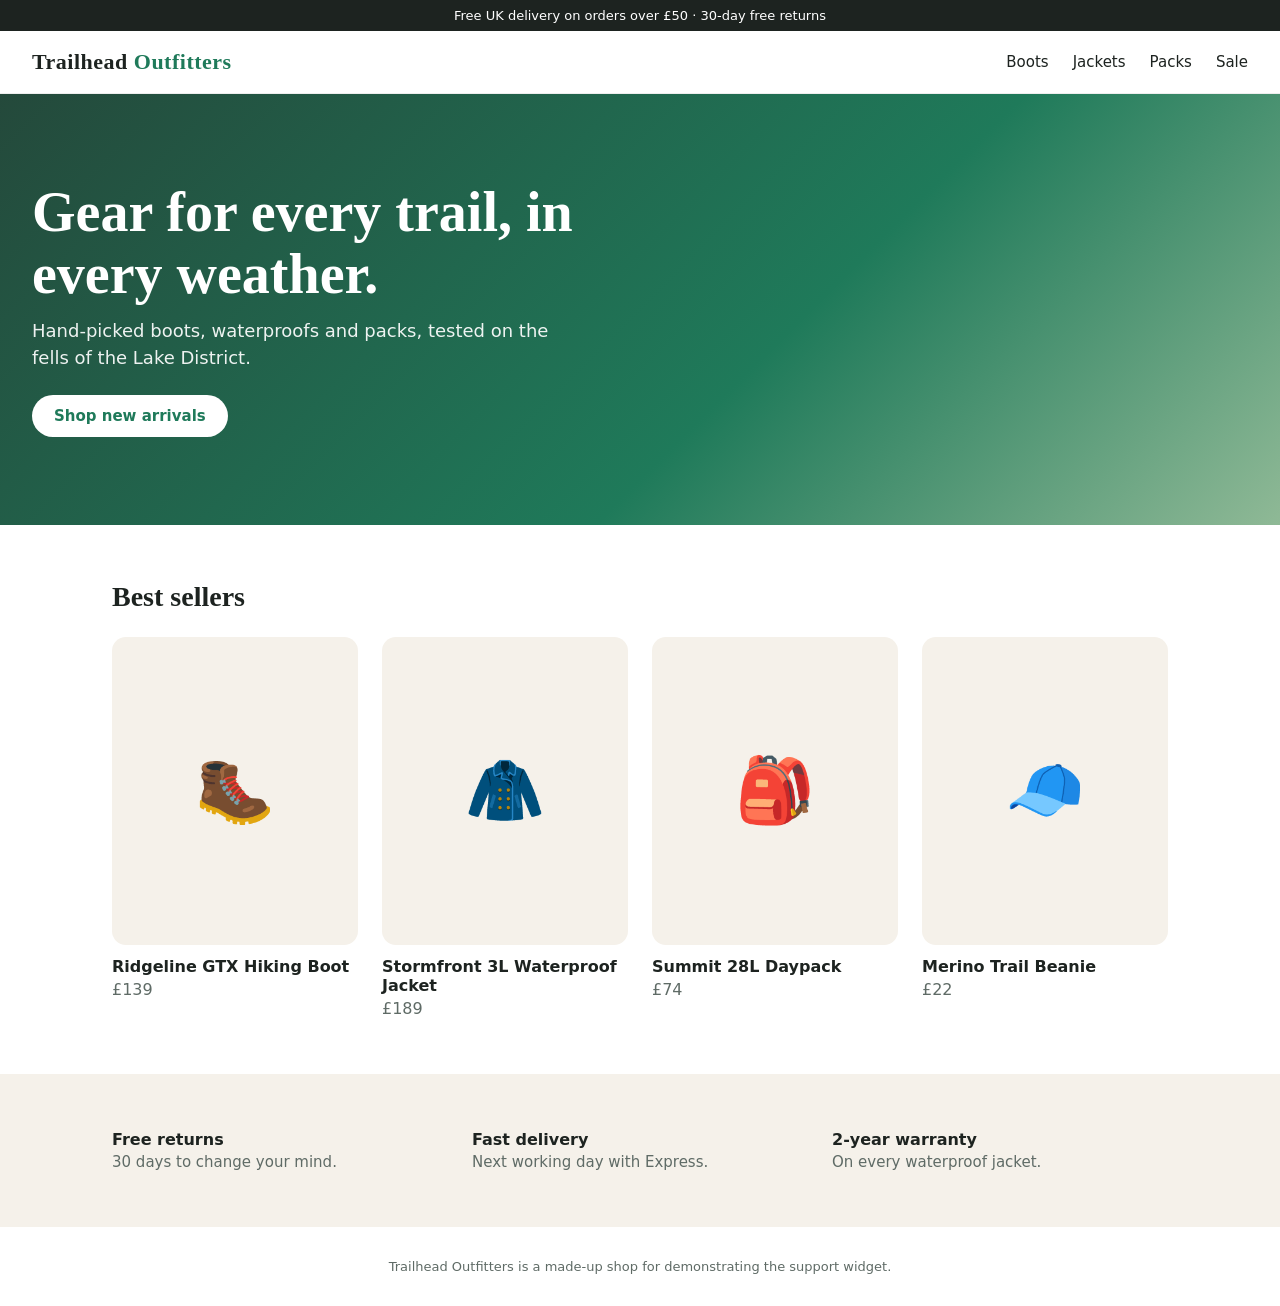
<file: demo/index.html>
<!doctype html>
<html lang="en">
<head>
  <meta charset="utf-8">
  <meta name="viewport" content="width=device-width, initial-scale=1">
  <title>Trailhead Outfitters · Demo shop</title>
  <style>
    :root { --green: #1f7a5a; --ink: #1d2320; --muted: #5f6b66; --sand: #f5f1ea; }
    * { box-sizing: border-box; }
    body { margin: 0; font-family: Georgia, "Times New Roman", serif; color: var(--ink); background: #fff; }
    .banner { background: var(--ink); color: #fff; text-align: center; font: 13px system-ui, sans-serif; padding: 8px 16px; }
    nav { display: flex; align-items: center; justify-content: space-between; padding: 18px 32px; border-bottom: 1px solid #eee; font-family: system-ui, sans-serif; }
    .logo { font-family: Georgia, serif; font-size: 22px; font-weight: 700; letter-spacing: 0.5px; }
    .logo span { color: var(--green); }
    nav ul { display: flex; gap: 24px; list-style: none; margin: 0; padding: 0; font-size: 15px; }
    nav a { color: inherit; text-decoration: none; }
    .hero { background: linear-gradient(135deg, #24493b, #1f7a5a 60%, #8fb996); color: #fff; padding: 88px 32px; }
    .hero h1 { font-size: clamp(34px, 5vw, 56px); margin: 0 0 12px; max-width: 640px; line-height: 1.1; }
    .hero p { font: 18px/1.5 system-ui, sans-serif; max-width: 520px; opacity: 0.92; margin: 0 0 24px; }
    .cta { display: inline-block; background: #fff; color: var(--green); padding: 12px 22px; border-radius: 999px; font: 600 15px system-ui, sans-serif; text-decoration: none; }
    section { padding: 56px 32px; max-width: 1120px; margin: 0 auto; }
    h2 { font-size: 28px; margin: 0 0 24px; }
    .grid { display: grid; grid-template-columns: repeat(auto-fit, minmax(220px, 1fr)); gap: 24px; }
    .product { font-family: system-ui, sans-serif; }
    .img { aspect-ratio: 4 / 5; border-radius: 14px; background: var(--sand); display: grid; place-items: center; font-size: 64px; margin-bottom: 12px; }
    .product h3 { font: 600 16px system-ui, sans-serif; margin: 0 0 4px; }
    .price { color: var(--muted); }
    .perks { background: var(--sand); }
    .perks .grid { font-family: system-ui, sans-serif; }
    .perk strong { display: block; margin-bottom: 4px; }
    .perk p { margin: 0; color: var(--muted); font-size: 15px; }
    footer { font: 13px system-ui, sans-serif; color: var(--muted); text-align: center; padding: 32px; }
    @media (max-width: 640px) { nav ul { display: none; } nav, .hero, section { padding-left: 16px; padding-right: 16px; } }
  </style>
</head>
<body>
  <div class="banner">Free UK delivery on orders over £50 · 30-day free returns</div>
  <nav>
    <div class="logo">Trailhead <span>Outfitters</span></div>
    <ul><li><a href="#">Boots</a></li><li><a href="#">Jackets</a></li><li><a href="#">Packs</a></li><li><a href="#">Sale</a></li></ul>
  </nav>

  <header class="hero">
    <h1>Gear for every trail, in every weather.</h1>
    <p>Hand-picked boots, waterproofs and packs, tested on the fells of the Lake District.</p>
    <a class="cta" href="#">Shop new arrivals</a>
  </header>

  <section>
    <h2>Best sellers</h2>
    <div class="grid">
      <div class="product"><div class="img">🥾</div><h3>Ridgeline GTX Hiking Boot</h3><div class="price">£139</div></div>
      <div class="product"><div class="img">🧥</div><h3>Stormfront 3L Waterproof Jacket</h3><div class="price">£189</div></div>
      <div class="product"><div class="img">🎒</div><h3>Summit 28L Daypack</h3><div class="price">£74</div></div>
      <div class="product"><div class="img">🧢</div><h3>Merino Trail Beanie</h3><div class="price">£22</div></div>
    </div>
  </section>

  <div class="perks">
    <section>
      <div class="grid">
        <div class="perk"><strong>Free returns</strong><p>30 days to change your mind.</p></div>
        <div class="perk"><strong>Fast delivery</strong><p>Next working day with Express.</p></div>
        <div class="perk"><strong>2-year warranty</strong><p>On every waterproof jacket.</p></div>
      </div>
    </section>
  </div>

  <footer>Trailhead Outfitters is a made-up shop for demonstrating the support widget.</footer>

  <!-- This one line is the entire installation. -->
  <script src="http://localhost:8000/widget.js" data-bot-id="demo-shop" defer></script>
</body>
</html>
</file>
